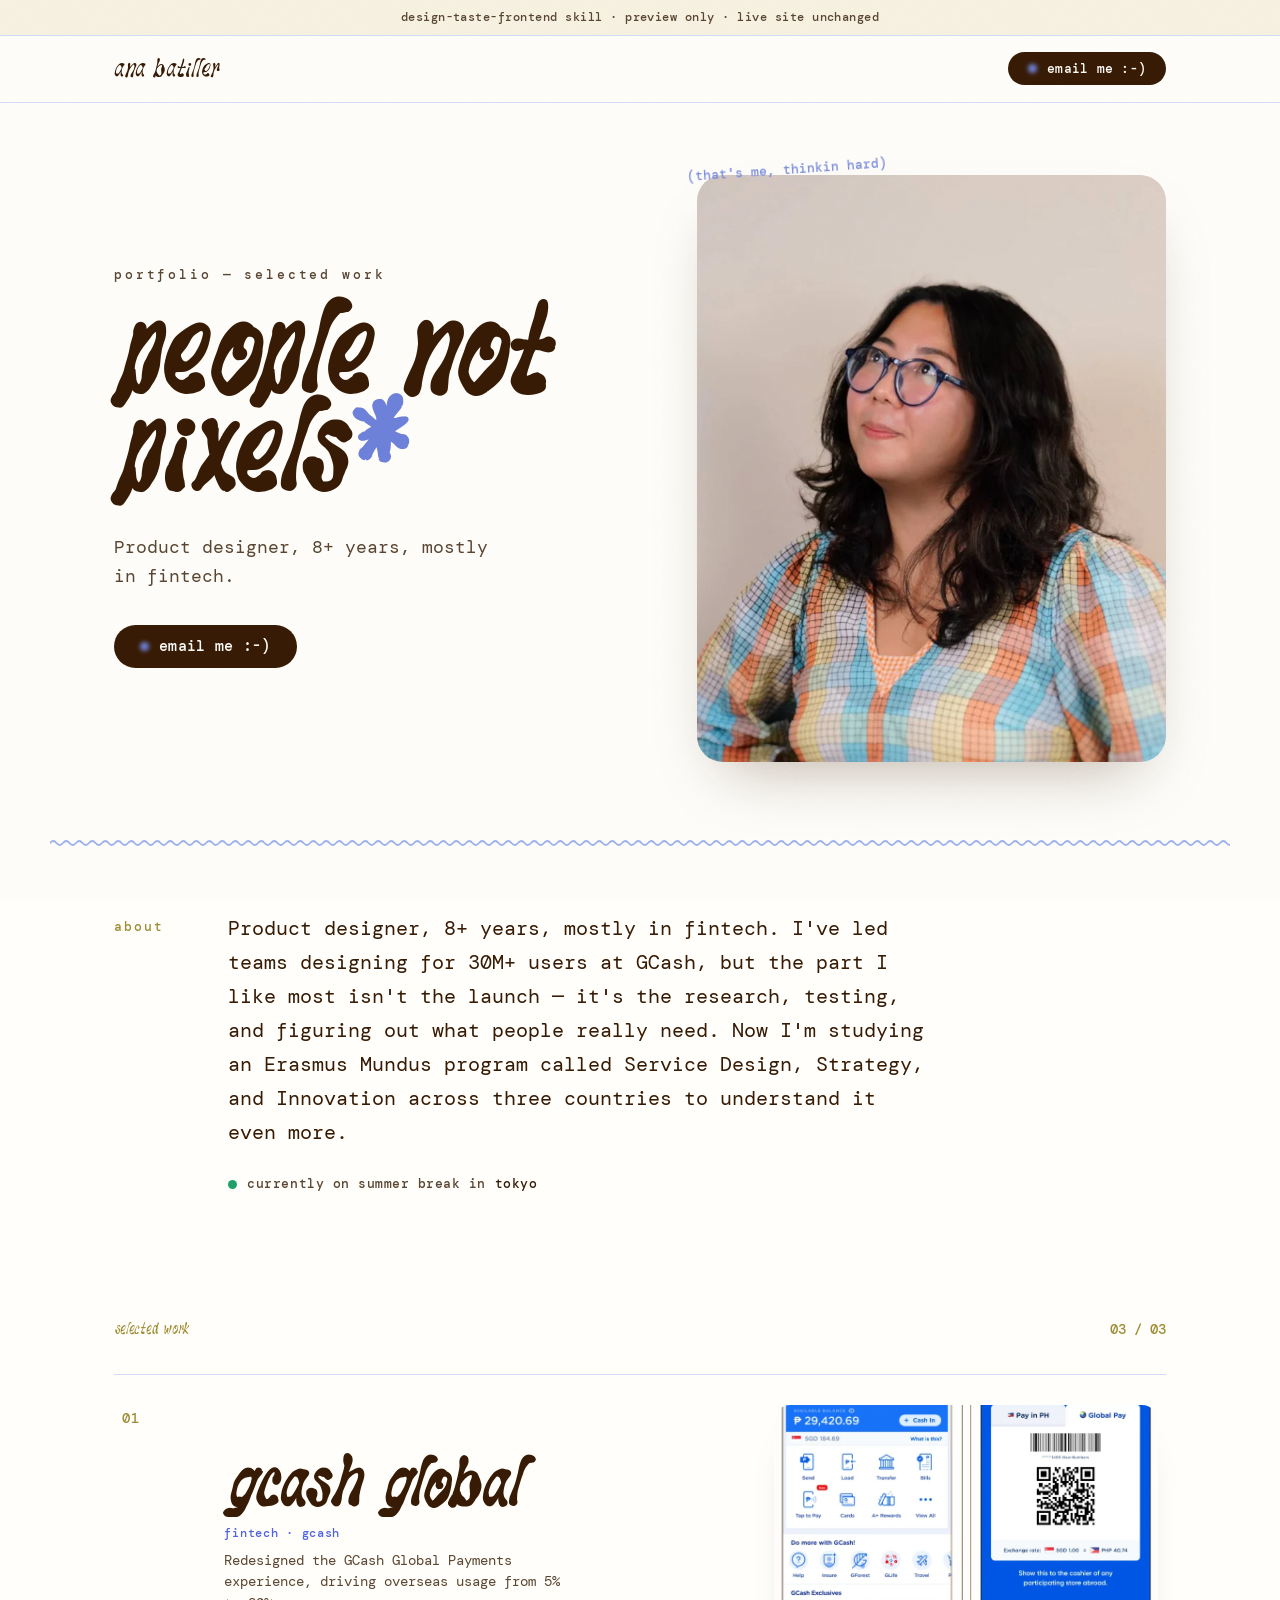
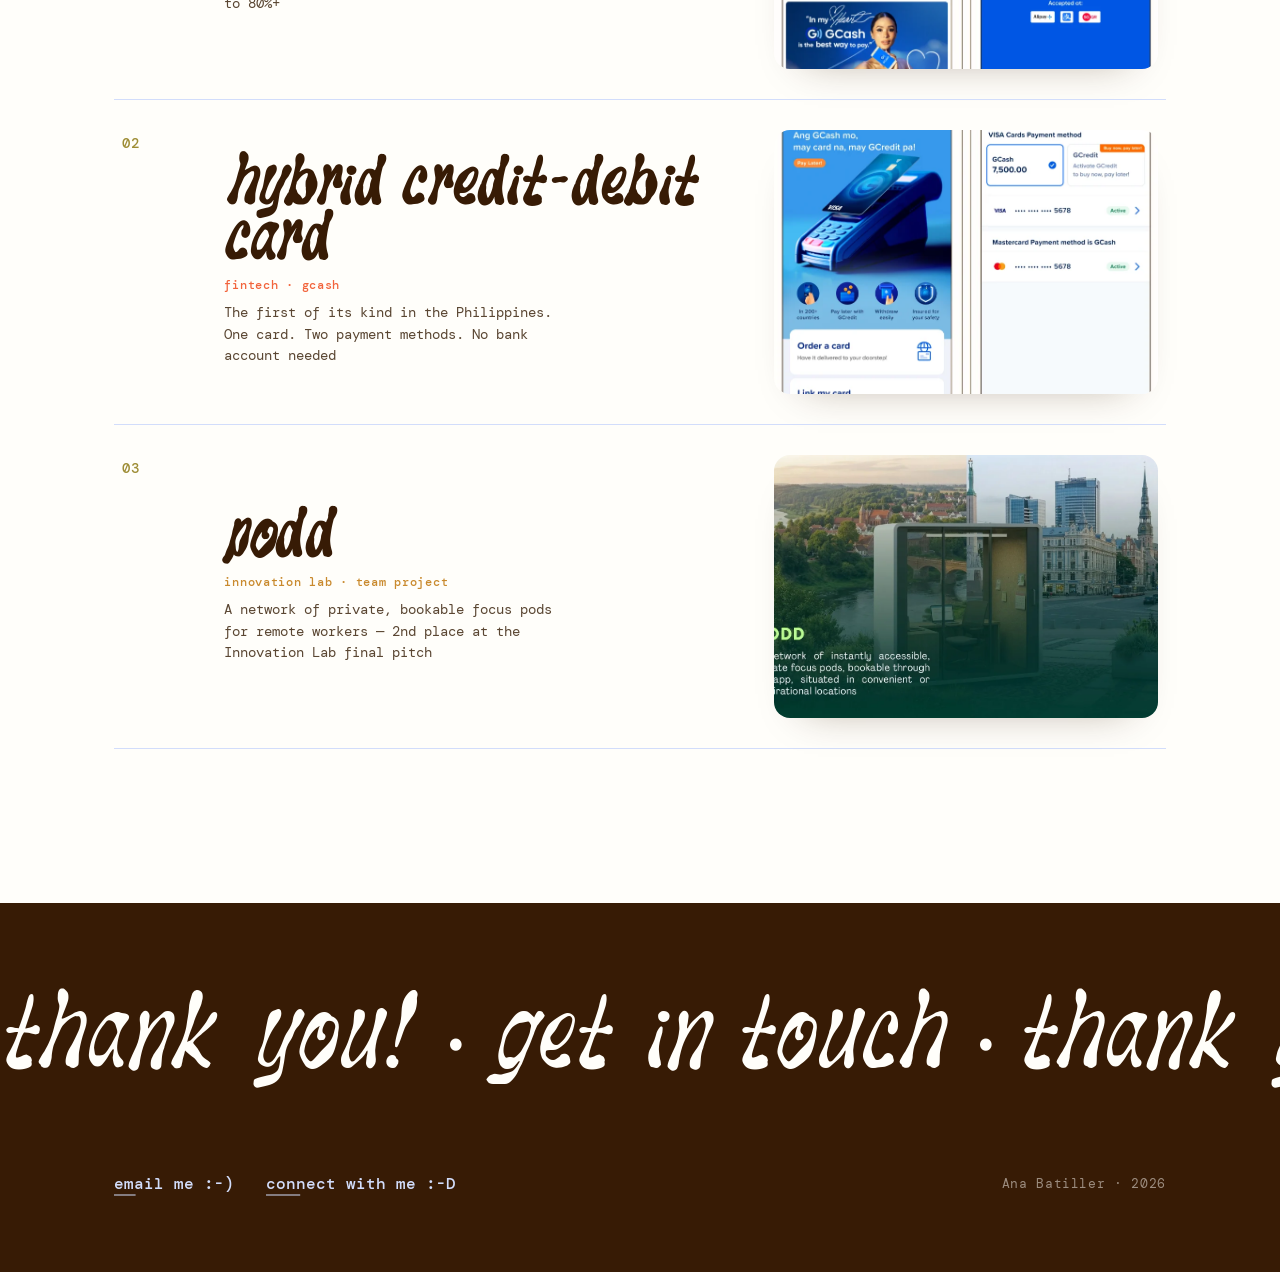
<file: preview/index.html>
<!DOCTYPE html>
<html lang="en">
<head>
<meta charset="utf-8">
<meta name="viewport" content="width=device-width, initial-scale=1">
<title>Ana Batiller — Product Designer (taste-skill preview)</title>
<meta name="description" content="Product designer, 8+ years, mostly in fintech. Selected work: GCash Global, Hybrid Credit-Debit Card, and PODD.">
<link rel="icon" href="data:image/svg+xml,%3Csvg xmlns='http://www.w3.org/2000/svg' viewBox='0 0 64 64'%3E%3Cdefs%3E%3Cfilter id='b' x='-50%25' y='-50%25' width='200%25' height='200%25'%3E%3CfeGaussianBlur stdDeviation='4'/%3E%3C/filter%3E%3C/defs%3E%3Ccircle cx='32' cy='32' r='20' fill='%236E82DB' filter='url(%23b)'/%3E%3C/svg%3E">
<link rel="preconnect" href="https://fonts.googleapis.com">
<link rel="preconnect" href="https://fonts.gstatic.com" crossorigin>
<link rel="stylesheet" href="https://fonts.googleapis.com/css2?family=Fraunces:ital,opsz,wght,SOFT@0,9..144,300..900,0..100;1,9..144,300..900,0..100&family=DM+Mono:ital,wght@0,400;0,500;1,400&family=DM+Sans:opsz,wght@9..40,400;9..40,500;9..40,700&display=swap">
<script>(function(){try{if(!window.matchMedia('(prefers-reduced-motion: reduce)').matches){document.documentElement.classList.add('js-anim');}}catch(e){}})();</script>
<style>
/* ============================================================
   taste-skill PREVIEW stylesheet — self-contained.
   Brand tokens copied verbatim from assets/site.css; the LAYOUT
   is the redesign. Original site is not touched.
   ============================================================ */
@font-face{
  font-family:'Palmios';
  src:url('assets/Palmios.woff2') format('woff2');
  font-weight:400; font-style:normal; font-display:swap;
}
:root{
  --ink:#371B05; --cream:#FFFEFA; --body:#5A4632;
  --sky:#D2DDFB; --accent:#6E82DB; --olive:#9E8D35;
  --skyTint:#EEF2FE; --oliveTint:#F7F2E2; --cursor:#FB885B;
  --font-head:'Palmios','Fraunces',serif;
  --font-body:'DM Sans',sans-serif;
  --font-mono:'DM Mono',monospace;
  --ease-out:cubic-bezier(.16,1,.3,1);
  --dur-reveal:.92s; --dur-hover:.5s;
  --reveal-shift:46px; --reveal-scale:.975;
  --wrap:1180px;
}
*{box-sizing:border-box;}
html,body{margin:0;}
html{overflow-x:hidden; scroll-behavior:smooth;}
body{background:var(--cream); color:var(--ink); font-family:var(--font-body); -webkit-font-smoothing:antialiased; overflow-x:hidden;}
::selection{background:var(--sky); color:var(--ink);}
h1,h2,h3{font-family:var(--font-head)!important; letter-spacing:-.01em!important; text-transform:lowercase; margin:0;}

/* paper grain — brand signature, pointer-transparent */
body::after{content:""; position:fixed; inset:0; pointer-events:none; z-index:9000; opacity:.05; mix-blend-mode:multiply; background-image:url("data:image/svg+xml,%3Csvg xmlns='http://www.w3.org/2000/svg' width='160' height='160'%3E%3Cfilter id='n'%3E%3CfeTurbulence type='fractalNoise' baseFrequency='0.8' numOctaves='2' stitchTiles='stitch'/%3E%3CfeColorMatrix type='saturate' values='0'/%3E%3C/filter%3E%3Crect width='100%25' height='100%25' filter='url(%23n)'/%3E%3C/svg%3E"); background-size:160px 160px;}

/* squiggle divider — brand signature */
.squiggle{height:9px; border:0; margin:0; background:url("data:image/svg+xml,%3Csvg xmlns='http://www.w3.org/2000/svg' width='26' height='9' viewBox='0 0 26 9' fill='none'%3E%3Cpath d='M0 5 Q3.25 1 6.5 5 T13 5 T19.5 5 T26 5' stroke='%239FB2EE' stroke-width='1.8' stroke-linecap='round'/%3E%3C/svg%3E") repeat-x left center; background-size:26px 9px;}

/* reveal-on-scroll (motion.js drives .in) */
html.js-anim [data-reveal]{opacity:0; transform:translateY(var(--reveal-shift)) scale(var(--reveal-scale)); transform-origin:center top; transition:opacity var(--dur-reveal) var(--ease-out), transform var(--dur-reveal) var(--ease-out);}
html.js-anim [data-reveal].in{opacity:1; transform:none;}
html.reveal-all [data-reveal]{opacity:1!important; transform:none!important; transition:none!important;}

/* links: draw-in underline */
a.ablink{position:relative; text-decoration:none; color:var(--accent); font:500 16px/1 var(--font-mono);}
a.ablink::after{content:""; position:absolute; left:0; right:0; bottom:-3px; height:1.5px; background:currentColor; transform:scaleX(.18); transform-origin:left; transition:transform var(--dur-hover) var(--ease-out); opacity:.5;}
a.ablink:hover::after{transform:scaleX(1); opacity:1;}

/* primary CTA — filled pill. ink on cream = 12:1, WCAG AAA */
.cta{display:inline-flex; align-items:center; gap:10px; padding:14px 26px; border-radius:999px; background:var(--ink); color:var(--cream); font:500 15px/1 var(--font-mono); letter-spacing:.02em; text-decoration:none; transition:transform .5s var(--ease-out), background .5s var(--ease-out);}
.cta:hover{background:#4a260a;}
.cta:active{transform:scale(.97);}
.cta .dot{width:9px; height:9px; border-radius:50%; background:var(--accent); filter:blur(2px);}

.wrap{max-width:var(--wrap); margin:0 auto; padding-left:clamp(24px,5vw,64px); padding-right:clamp(24px,5vw,64px);}
.eyebrow{font:500 13px/1 var(--font-mono); letter-spacing:.22em; text-transform:lowercase; color:var(--body);}

/* ---- NAV: single line, <=72px ---- */
.nav{position:sticky; top:0; z-index:100; background:rgba(255,254,250,.82); backdrop-filter:blur(10px); border-bottom:1px solid var(--sky);}
.nav-in{display:flex; align-items:center; justify-content:space-between; height:66px;}
.nav-mark{font-family:var(--font-head); font-size:22px; text-transform:lowercase; color:var(--ink); text-decoration:none; letter-spacing:-.01em;}
.nav a.cta{padding:10px 20px; font-size:13px;}

/* ---- HERO: asymmetric split ---- */
.hero{padding-top:clamp(40px,6vw,72px); padding-bottom:clamp(48px,6vw,84px);}
.hero-grid{display:grid; grid-template-columns:1.05fr .95fr; gap:clamp(32px,5vw,72px); align-items:center;}
.hero h1{font-family:var(--font-head); font-size:clamp(52px,8.5vw,116px); line-height:.9; letter-spacing:-.02em;}
.hero h1 .star{color:var(--accent);}
.hero-sub{max-width:34ch; font:400 18px/1.6 var(--font-mono); color:var(--body); margin:clamp(20px,2.5vw,30px) 0 clamp(26px,3vw,34px);}
.wordmark{display:inline-block; position:relative;}
.hero-portrait{position:relative; width:100%; aspect-ratio:4/5; transform-style:preserve-3d;}
.hero-portrait img{position:absolute; inset:0; width:100%; height:100%; object-fit:cover; border-radius:26px; box-shadow:0 30px 60px -28px rgba(55,27,5,.35); display:block;}
.aside{position:absolute; top:-14px; left:-10px; z-index:2; font:500 13px/1.45 var(--font-mono); color:var(--accent); transform:rotate(-4deg); opacity:.9; pointer-events:none;}

/* ---- ABOUT: bio verbatim, own block ---- */
.about{padding-top:clamp(40px,5vw,64px); padding-bottom:clamp(40px,5vw,64px);}
.about-grid{display:grid; grid-template-columns:auto 1fr; gap:clamp(28px,5vw,80px); align-items:start;}
.about-label{font:500 13px/1.6 var(--font-mono); letter-spacing:.16em; text-transform:lowercase; color:var(--olive); white-space:nowrap; padding-top:6px;}
.about p{max-width:58ch; font:400 20px/1.7 var(--font-mono); color:var(--ink); margin:0;}
.status{margin-top:26px; display:inline-flex; align-items:center; gap:10px; font:500 13px/1.4 var(--font-mono); letter-spacing:.04em; color:var(--body);}
.status .live{flex:none; width:9px; height:9px; border-radius:50%; background:#1FA06A; animation:ab-pulse 2.2s ease-out infinite;}
.status b{color:var(--ink); font-weight:500;}

/* ---- WORK: index with real case imagery ---- */
.work{padding-top:clamp(40px,5vw,72px); padding-bottom:clamp(48px,6vw,96px);}
.work-head{display:flex; align-items:baseline; justify-content:space-between; gap:24px; margin-bottom:clamp(24px,3vw,44px);}
.work-count{font:500 14px/1 var(--font-mono); color:var(--olive);}
.wrow{position:relative; display:grid; grid-template-columns:64px 1.2fr .9fr; align-items:center; gap:clamp(18px,3vw,44px); padding:clamp(20px,2.4vw,30px) 8px; text-decoration:none; color:var(--ink); border-top:1.5px solid var(--sky);}
.wrow:last-child{border-bottom:1.5px solid var(--sky);}
.wrow::before{content:""; position:absolute; inset:0 -50vw; z-index:-1; background:transparent; transition:background .45s var(--ease-out);}
.wrow:hover::before{background:var(--skyTint);}
.wrow-num{font:500 14px/1 var(--font-mono); letter-spacing:.05em; color:var(--olive); align-self:start; padding-top:6px; transition:color .4s;}
.wrow:hover .wrow-num{color:var(--case);}
.wrow-title{font-family:var(--font-head); font-size:clamp(30px,4.6vw,58px); line-height:.95; letter-spacing:-.02em; color:var(--ink); transition:color .45s var(--ease-out); margin:0;}
.wrow:hover .wrow-title{color:var(--case);}
.wrow-chip{display:inline-block; margin-top:12px; font:500 12px/1 var(--font-mono); letter-spacing:.06em; text-transform:lowercase; color:var(--case);}
.wrow-meta{margin:8px 0 0; font:400 14px/1.55 var(--font-mono); color:var(--body); max-width:44ch;}
.wrow-thumb{width:100%; aspect-ratio:16/11; border-radius:16px; overflow:hidden; box-shadow:0 20px 40px -30px rgba(55,27,5,.4);}
.wrow-thumb img{width:100%; height:100%; object-fit:cover; display:block; transform:scale(1.02); transition:transform .6s var(--ease-out);}
.wrow:hover .wrow-thumb img{transform:scale(1.08);}

/* ---- FOOTER: dark band + marquee ---- */
.foot{margin-top:clamp(40px,6vw,88px); background:var(--ink); color:var(--cream); overflow:hidden;}
.foot .mq-wrap{padding:clamp(44px,6vw,92px) 0 clamp(18px,2.5vw,34px);}
.foot [data-mq]{display:flex; width:max-content; white-space:nowrap; animation:ab-mq 34s linear infinite; will-change:transform;}
.foot [data-mq] span{font-family:var(--font-head); font-weight:500; font-size:clamp(38px,7vw,98px); letter-spacing:-.01em; text-transform:lowercase; padding-right:.4em;}
.foot-in{display:flex; gap:36px; flex-wrap:wrap; align-items:center; justify-content:space-between; padding-top:clamp(30px,4vw,52px); padding-bottom:clamp(44px,6vw,84px);}
.foot-links{display:flex; gap:32px; flex-wrap:wrap;}
.foot .ablink{color:var(--sky);}
.foot-credit{font:400 13px/1.6 var(--font-mono); letter-spacing:.05em; color:rgba(255,254,250,.5); text-align:right;}

@keyframes ab-mq{to{transform:translateX(-50%)}}
@keyframes ab-pulse{0%{box-shadow:0 0 0 0 rgba(31,160,106,.5)}70%{box-shadow:0 0 0 11px rgba(31,160,106,0)}100%{box-shadow:0 0 0 0 rgba(31,160,106,0)}}

/* preview ribbon */
.ribbon{background:var(--oliveTint); border-bottom:1px solid var(--sky); color:var(--body); font:500 12px/1.4 var(--font-mono); letter-spacing:.04em; text-align:center; padding:9px 16px; text-transform:lowercase;}

@media (prefers-reduced-motion: reduce){
  *,*::before,*::after{animation-duration:.01s!important; animation-iteration-count:1!important; transition-duration:.01s!important;}
  html{scroll-behavior:auto;}
}

/* ---- responsive collapse ---- */
@media (max-width:820px){
  .hero-grid{grid-template-columns:1fr; gap:36px;}
  .hero-portrait{max-width:420px;}
  .about-grid{grid-template-columns:1fr; gap:14px;}
  .wrow{grid-template-columns:44px 1fr; }
  .wrow-thumb{grid-column:1 / -1; margin-top:8px; aspect-ratio:16/9;}
  .foot-in{flex-direction:column; align-items:flex-start;}
  .foot-credit{text-align:left;}
}
</style>
</head>
<body>

<!-- preview-only banner: makes clear this is NOT the live site -->
<div class="ribbon">design-taste-frontend skill · preview only · live site unchanged</div>

<!-- ============================== NAV ============================== -->
<nav class="nav">
  <div class="wrap nav-in">
    <a class="nav-mark" href="#top">ana batiller</a>
    <a class="cta" data-magnetic href="mailto:anabatillerr@gmail.com"><span class="dot" aria-hidden="true"></span>email me :-)</a>
  </div>
</nav>

<main id="top">

  <!-- ============================== HERO ============================== -->
  <header class="hero wrap">
    <div class="hero-grid">
      <div>
        <div class="eyebrow" data-reveal style="margin-bottom:26px;">portfolio — selected work</div>
        <div class="wordmark" data-reveal>
          <h1>people not<br>pixels<span class="star">*</span></h1>
        </div>
        <p class="hero-sub" data-reveal>Product designer, 8+ years, mostly in fintech.</p>
        <a class="cta" data-magnetic data-reveal href="mailto:anabatillerr@gmail.com"><span class="dot" aria-hidden="true"></span>email me :-)</a>
      </div>
      <div class="hero-portrait" data-reveal data-tilt>
        <span class="aside">(that's me, thinkin hard)</span>
        <img src="images/ab-portrait.webp" alt="Portrait of Ana Batiller" data-tilt-in>
      </div>
    </div>
  </header>

  <hr class="squiggle wrap" aria-hidden="true" style="max-width:var(--wrap);">

  <!-- ============================== ABOUT (bio verbatim) ============================== -->
  <section class="about wrap">
    <div class="about-grid">
      <div class="about-label" data-reveal>about</div>
      <div>
        <p data-reveal>Product designer, 8+ years, mostly in fintech. I've led teams designing for 30M+ users at GCash, but the part I like most isn't the launch — it's the research, testing, and figuring out what people really need. Now I'm studying an Erasmus Mundus program called Service Design, Strategy, and Innovation across three countries to understand it even more.</p>
        <div class="status" data-reveal><span class="live" aria-hidden="true"></span><span>currently on summer break in <b>tokyo</b></span></div>
      </div>
    </div>
  </section>

  <!-- ============================== WORK ============================== -->
  <section class="work wrap">
    <div class="work-head">
      <h2 class="eyebrow" data-reveal style="color:var(--olive);">selected work</h2>
      <span class="work-count" data-reveal>03 / 03</span>
    </div>
    <div id="ab-index" data-reveal>

      <a class="wrow ab-idx-row" href="#" data-num="01" data-cat="Fintech · GCash" style="--case:#4F63E3;">
        <span class="wrow-num">01</span>
        <div>
          <h3 class="wrow-title">gcash global</h3>
          <span class="wrow-chip">fintech · gcash</span>
          <p class="wrow-meta">Redesigned the GCash Global Payments experience, driving overseas usage from 5% to 80%+</p>
        </div>
        <div class="wrow-thumb"><img src="images/ab-gp-hero.webp" alt="GCash Global case study"></div>
      </a>

      <a class="wrow ab-idx-row" href="#" data-num="02" data-cat="Fintech · GCash" style="--case:#F2643C;">
        <span class="wrow-num">02</span>
        <div>
          <h3 class="wrow-title">hybrid credit-debit card</h3>
          <span class="wrow-chip">fintech · gcash</span>
          <p class="wrow-meta">The first of its kind in the Philippines. One card. Two payment methods. No bank account needed</p>
        </div>
        <div class="wrow-thumb"><img src="images/ab-card-hero.webp" alt="Hybrid Credit-Debit Card case study"></div>
      </a>

      <a class="wrow ab-idx-row" href="#" data-num="03" data-cat="Innovation Lab · Team project" style="--case:#C98A2E;">
        <span class="wrow-num">03</span>
        <div>
          <h3 class="wrow-title">podd</h3>
          <span class="wrow-chip">innovation lab · team project</span>
          <p class="wrow-meta">A network of private, bookable focus pods for remote workers — 2nd place at the Innovation Lab final pitch</p>
        </div>
        <div class="wrow-thumb"><img src="images/ab-podd-hero.webp" alt="PODD case study"></div>
      </a>

    </div>
  </section>

</main>

<!-- ============================== FOOTER ============================== -->
<footer class="foot">
  <div class="mq-wrap">
    <div data-mq data-base="34" aria-hidden="true">
      <span>thank you! · get in touch · thank you! · get in touch · </span>
      <span>thank you! · get in touch · thank you! · get in touch · </span>
    </div>
  </div>
  <div class="wrap foot-in">
    <div class="foot-links">
      <a class="ablink" data-magnetic href="mailto:anabatillerr@gmail.com">email me :-)</a>
      <a class="ablink" data-magnetic href="https://www.linkedin.com/in/anapatriciabatiller/" target="_blank" rel="noopener">connect with me :-D</a>
    </div>
    <div class="foot-credit">Ana Batiller · 2026</div>
  </div>
</footer>

<script src="assets/motion.js"></script>
<script>window.ABMotion.initMotion({accent:'#6E82DB'});</script>
</body>
</html>
</file>
